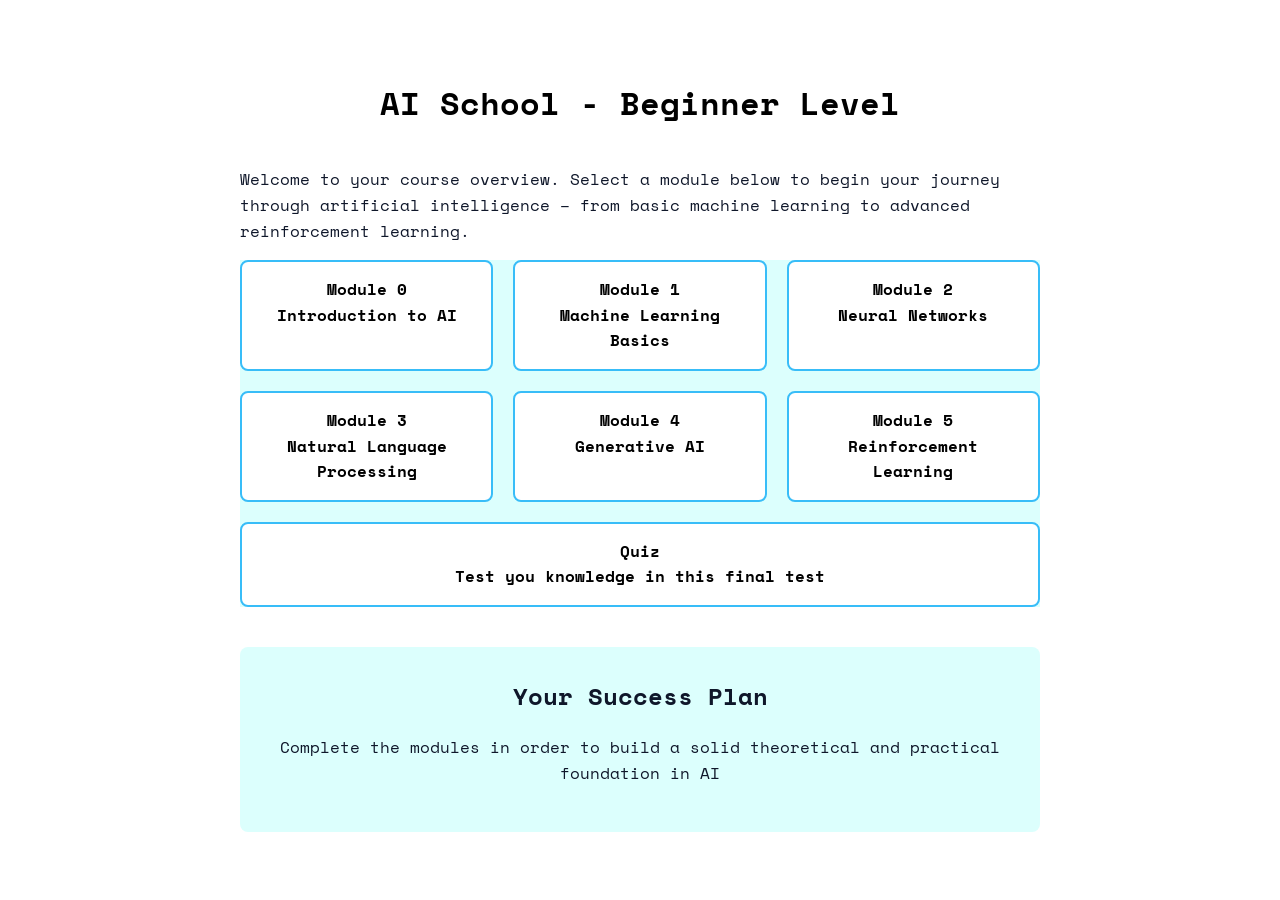
<file: index.html>
<!DOCTYPE html>
<html lang="en">
<head>
    <meta charset="UTF-8">
    <meta name="viewport" content="width=device-width, initial-scale=1.0">
    <title>AI School - Dashboard</title>
    <link rel="stylesheet" href="style.css">
    <link href="https://fonts.googleapis.com/css2?family=Space+Mono&display=swap" rel="stylesheet">
</head>
<body>
    <div class="top">
        <header class="title">
            <h1>AI School - Beginner Level</h1>
        </header>

        <div class="content-container">
            <p class="intro-text">
                Welcome to your course overview. Select a module below to begin your journey through artificial intelligence – from basic machine learning to advanced reinforcement learning.
            </p>

            <div class="classButtons">
                <a href="intro.html" class="siteButton">
                    <span>Module 0</span>
                    <br>Introduction to AI
                </a>
                <a href="MLearn.html" class="siteButton">
                    <span>Module 1</span>
                    <br>Machine Learning Basics
                </a>
                <a href="NNet.html" class="siteButton">
                    <span>Module 2</span>
                    <br>Neural Networks
                </a>
                <a href="NLan.html" class="siteButton">
                    <span>Module 3</span>
                    <br>Natural Language Processing
                </a>
                <a href="GAi.html" class="siteButton">
                    <span>Module 4</span>
                    <br>Generative AI
                </a>
                <a href="RLearn.html" class="siteButton">
                    <span>Module 5</span>
                    <br>Reinforcement Learning
                </a>
                <a href="Quiz.html" class="siteButton">
                    <span>Quiz</span>
                    <br>Test you knowledge in this final test
                </a>
            </div>

            <div class="objectives-section">
                <h2 class="sPlan">Your Success Plan</h2>
                <p class="sPlan">Complete the modules in order to build a solid theoretical and practical foundation in AI</p>
            </div>
        </div>
    </div>
</body>
</html>
</file>
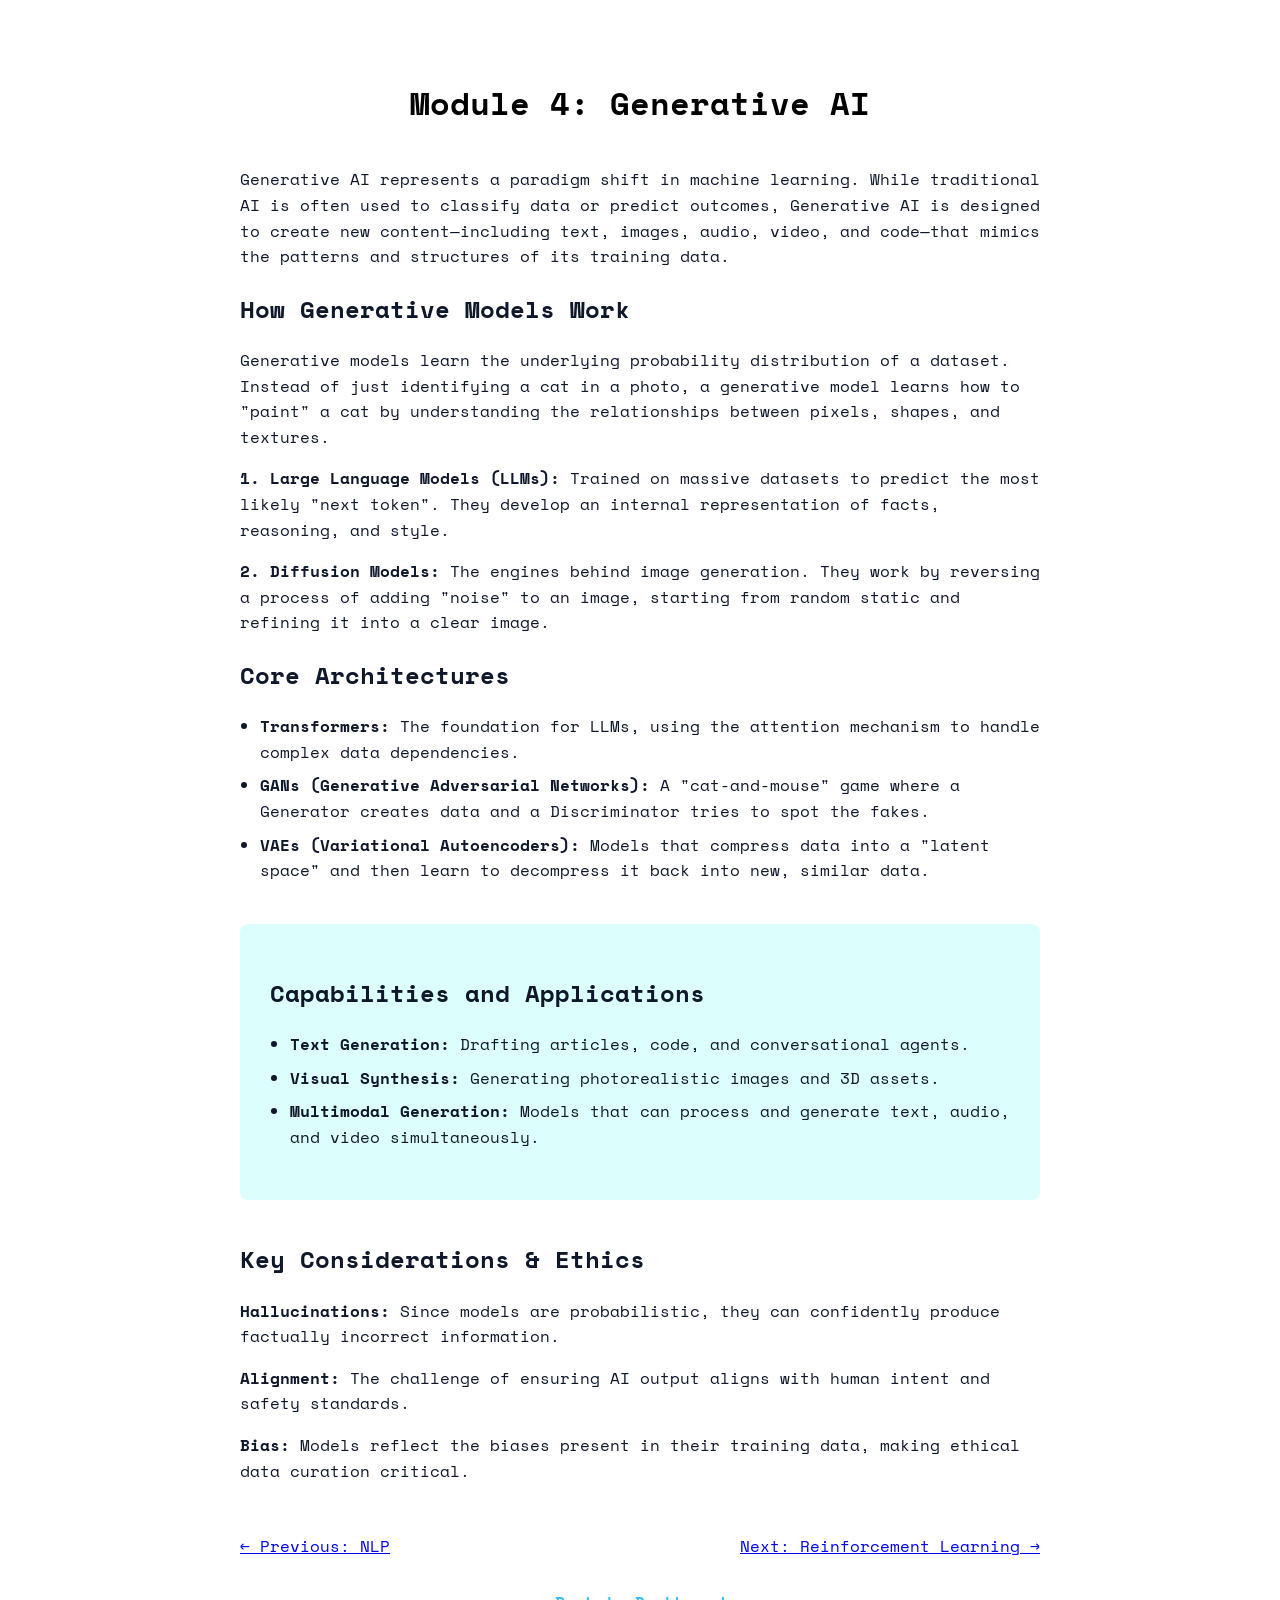
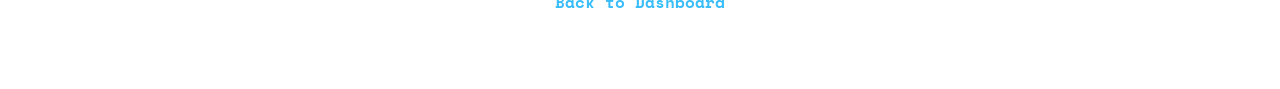
<file: GAi.html>
<!DOCTYPE html>
<html lang="en">
<head>
    <meta charset="UTF-8">
    <meta name="viewport" content="width=device-width, initial-scale=1.0">
    <title>AI School - Generative AI</title>
    <link rel="stylesheet" href="style.css">
    <link href="https://fonts.googleapis.com/css2?family=Space+Mono&display=swap" rel="stylesheet">
</head>
<body>
    <div class="top">
        <header class="title">
            <h1>Module 4: Generative AI</h1>
        </header>

        <div class="content-container">
            <p class="intro-text">
                Generative AI represents a paradigm shift in machine learning. While traditional AI is often used to classify data or predict outcomes, Generative AI is designed to create new content—including text, images, audio, video, and code—that mimics the patterns and structures of its training data.
            </p>

            <section class="module-card">
                <h2>How Generative Models Work</h2>
                <p>Generative models learn the underlying probability distribution of a dataset. Instead of just identifying a cat in a photo, a generative model learns how to "paint" a cat by understanding the relationships between pixels, shapes, and textures.</p>
                
                <div style="margin-top: 15px;">
                    <p><strong>1. Large Language Models (LLMs):</strong> Trained on massive datasets to predict the most likely "next token". They develop an internal representation of facts, reasoning, and style.</p>
                    <p><strong>2. Diffusion Models:</strong> The engines behind image generation. They work by reversing a process of adding "noise" to an image, starting from random static and refining it into a clear image.</p>
                </div>
            </section>

            <section class="module-card">
                <h2>Core Architectures</h2>
                <ul>
                    <li><strong>Transformers:</strong> The foundation for LLMs, using the attention mechanism to handle complex data dependencies.</li>
                    <li><strong>GANs (Generative Adversarial Networks):</strong> A "cat-and-mouse" game where a Generator creates data and a Discriminator tries to spot the fakes.</li>
                    <li><strong>VAEs (Variational Autoencoders):</strong> Models that compress data into a "latent space" and then learn to decompress it back into new, similar data.</li>
                </ul>
            </section>

            <div class="objectives-section">
                <h2>Capabilities and Applications</h2>
                <ul>
                    <li><strong>Text Generation:</strong> Drafting articles, code, and conversational agents.</li>
                    <li><strong>Visual Synthesis:</strong> Generating photorealistic images and 3D assets.</li>
                    <li><strong>Multimodal Generation:</strong> Models that can process and generate text, audio, and video simultaneously.</li>
                </ul>
            </div>

            <section class="module-card" style="margin-top: 40px;">
                <h2>Key Considerations & Ethics</h2>
                <p><strong>Hallucinations:</strong> Since models are probabilistic, they can confidently produce factually incorrect information.</p>
                <p><strong>Alignment:</strong> The challenge of ensuring AI output aligns with human intent and safety standards.</p>
                <p><strong>Bias:</strong> Models reflect the biases present in their training data, making ethical data curation critical.</p>
            </section>

            <div class="navigation-links">
                <a href="NLan.html" class="back-link">← Previous: NLP</a>
                <a href="RLearn.html" class="back-link">Next: Reinforcement Learning →</a>
            </div>

            <p style="text-align: center; margin-top: 30px;">
                <a href="index.html" style="color: #38bdf8; text-decoration: none; font-weight: bold;">Back to Dashboard</a>
            </p>
        </div>
    </div>
</body>
</html>
</file>
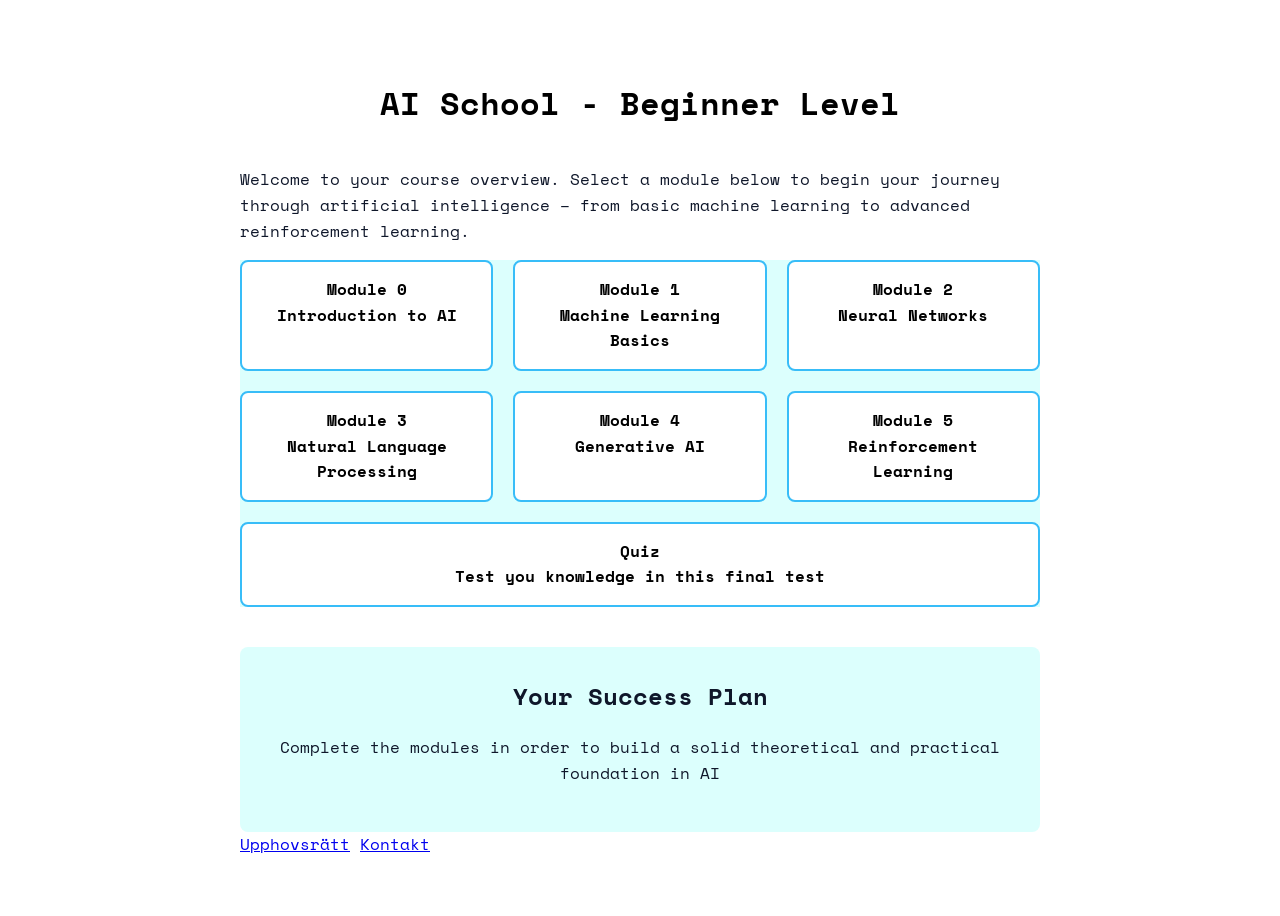
<file: Intro.html>
<!DOCTYPE html>
<html lang="en">
<head>
    <meta charset="UTF-8">
    <meta name="viewport" content="width=device-width, initial-scale=1.0">
    <title>AI School - Dashboard</title>
    <link rel="stylesheet" href="style.css">
    <link href="https://fonts.googleapis.com/css2?family=Space+Mono&display=swap" rel="stylesheet">
</head>
<body>
    <div class="top">
        <header class="title">
            <h1>AI School - Beginner Level</h1>
        </header>

        <div class="content-container">
            <p class="intro-text">
                Welcome to your course overview. Select a module below to begin your journey through artificial intelligence – from basic machine learning to advanced reinforcement learning.
            </p>

            <div class="classButtons">
                <a href="intro.html" class="siteButton">
                    <span>Module 0</span>
                    <br>Introduction to AI
                </a>
                <a href="MLearn.html" class="siteButton">
                    <span>Module 1</span>
                    <br>Machine Learning Basics
                </a>
                <a href="NNet.html" class="siteButton">
                    <span>Module 2</span>
                    <br>Neural Networks
                </a>
                <a href="NLan.html" class="siteButton">
                    <span>Module 3</span>
                    <br>Natural Language Processing
                </a>
                <a href="GAi.html" class="siteButton">
                    <span>Module 4</span>
                    <br>Generative AI
                </a>
                <a href="RLearn.html" class="siteButton">
                    <span>Module 5</span>
                    <br>Reinforcement Learning
                </a>
                <a href="Quiz.html" class="siteButton">
                    <span>Quiz</span>
                    <br>Test you knowledge in this final test
                </a>
            </div>

            <div class="objectives-section">
                <h2 class="sPlan">Your Success Plan</h2>
                <p class="sPlan">Complete the modules in order to build a solid theoretical and practical foundation in AI</p>
            </div>
            <footer class="site-footer">
              <div class="footer-links">
                <a href="copyright.html">Upphovsrätt</a>
                <a href="kontakt.html">Kontakt</a>
              </div>
            </footer>
        </div>
    </div>
</body>
</html>
</file>
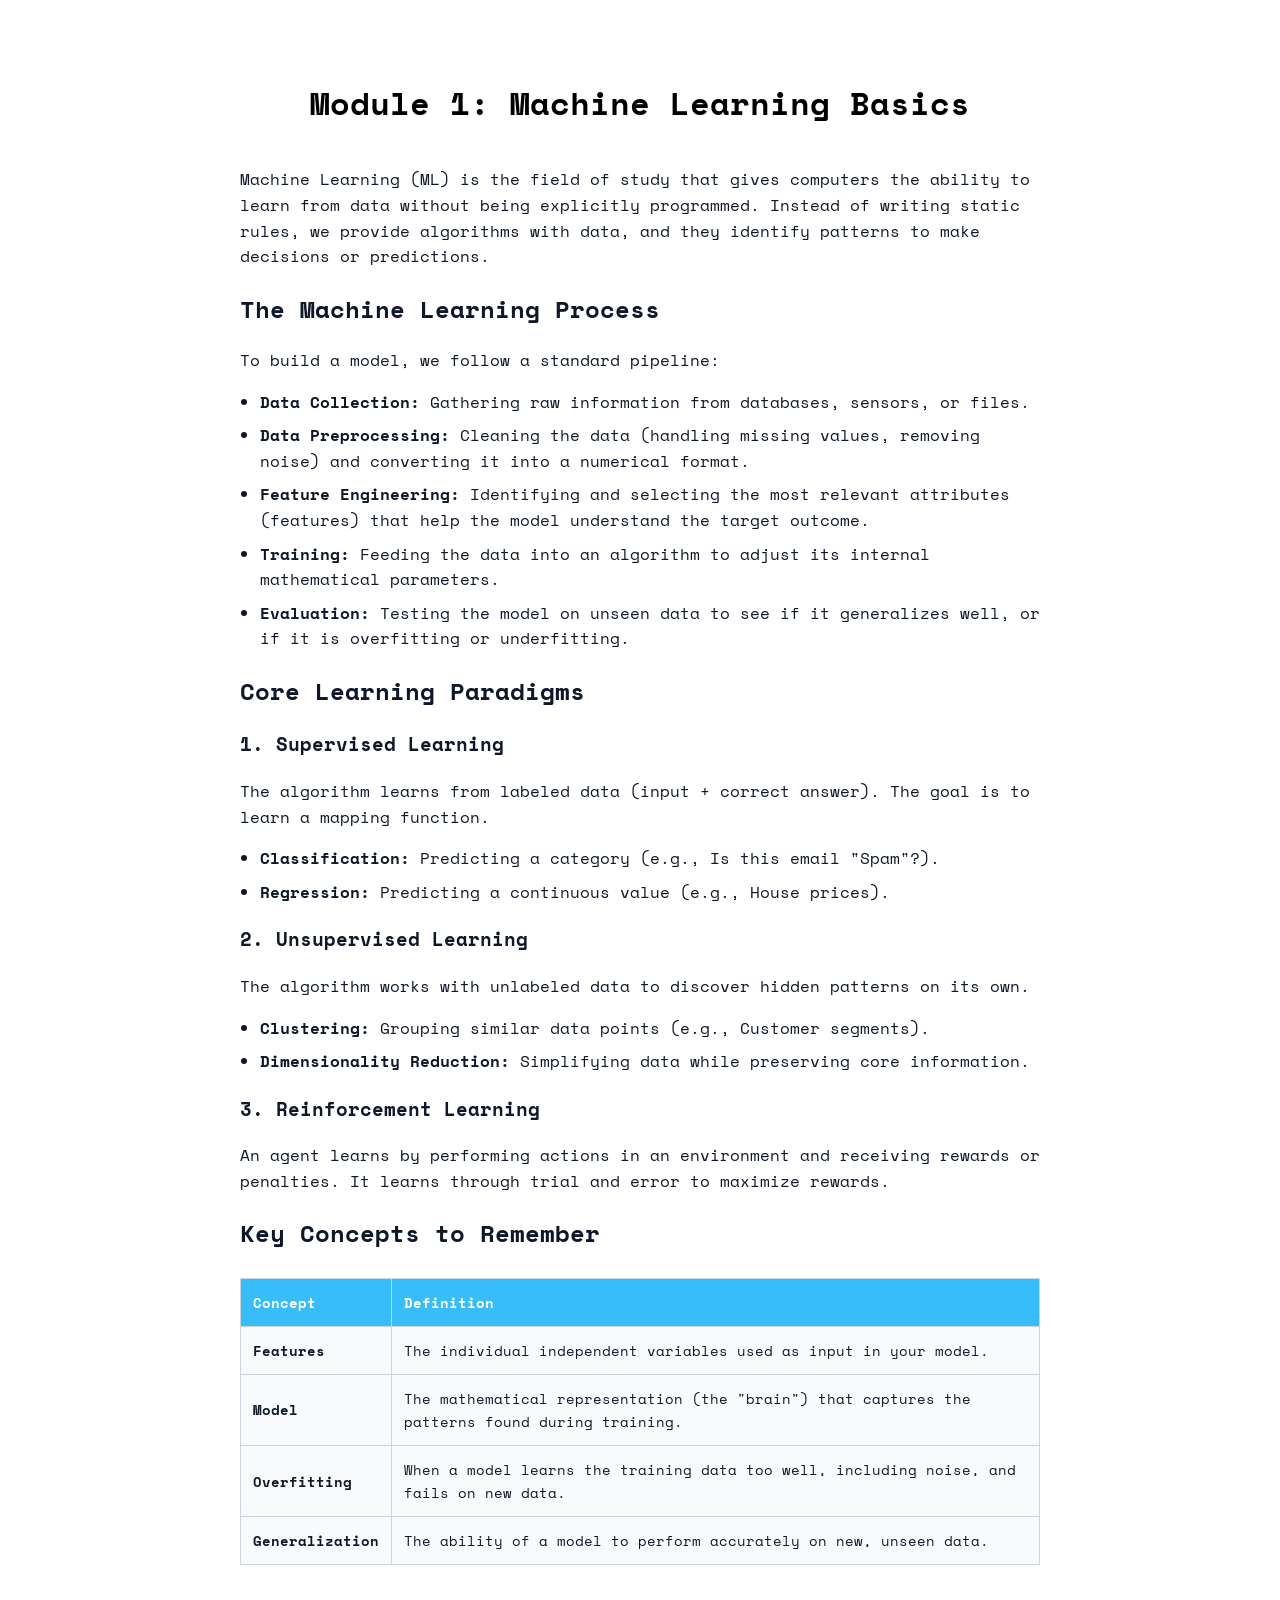
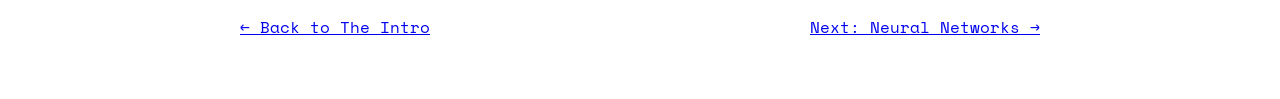
<file: MLearn.html>
<!DOCTYPE html>
<html lang="en">
<head>
    <meta charset="UTF-8">
    <meta name="viewport" content="width=device-width, initial-scale=1.0">
    <title>AI School - Machine Learning Basics</title>
    <link rel="stylesheet" href="style.css">
    <link href="https://fonts.googleapis.com/css2?family=Space+Mono&display=swap" rel="stylesheet">
</head>
<body>
    <div class="top">
        <header class="title">
            <h1>Module 1: Machine Learning Basics</h1>
        </header>

        <div class="content-container">
            <p class="intro-text">
                Machine Learning (ML) is the field of study that gives computers the ability to learn from data without being explicitly programmed. Instead of writing static rules, we provide algorithms with data, and they identify patterns to make decisions or predictions.
            </p>

            <section class="module-card">
                <h2>The Machine Learning Process</h2>
                <p>To build a model, we follow a standard pipeline:</p>
                <ul>
                    <li><strong>Data Collection:</strong> Gathering raw information from databases, sensors, or files.</li>
                    <li><strong>Data Preprocessing:</strong> Cleaning the data (handling missing values, removing noise) and converting it into a numerical format.</li>
                    <li><strong>Feature Engineering:</strong> Identifying and selecting the most relevant attributes (features) that help the model understand the target outcome.</li>
                    <li><strong>Training:</strong> Feeding the data into an algorithm to adjust its internal mathematical parameters.</li>
                    <li><strong>Evaluation:</strong> Testing the model on unseen data to see if it generalizes well, or if it is overfitting or underfitting.</li>
                </ul>
            </section>

            <h2>Core Learning Paradigms</h2>
            
            <div class="module-card">
                <h3>1. Supervised Learning</h3>
                <p>The algorithm learns from labeled data (input + correct answer). The goal is to learn a mapping function.</p>
                <ul>
                    <li><strong>Classification:</strong> Predicting a category (e.g., Is this email "Spam"?).</li>
                    <li><strong>Regression:</strong> Predicting a continuous value (e.g., House prices).</li>
                </ul>
            </div>

            <div class="module-card">
                <h3>2. Unsupervised Learning</h3>
                <p>The algorithm works with unlabeled data to discover hidden patterns on its own.</p>
                <ul>
                    <li><strong>Clustering:</strong> Grouping similar data points (e.g., Customer segments).</li>
                    <li><strong>Dimensionality Reduction:</strong> Simplifying data while preserving core information.</li>
                </ul>
            </div>

            <div class="module-card">
                <h3>3. Reinforcement Learning</h3>
                <p>An agent learns by performing actions in an environment and receiving rewards or penalties. It learns through trial and error to maximize rewards.</p>
            </div>

            <h2>Key Concepts to Remember</h2>
            <table>
                <thead>
                    <tr>
                        <th>Concept</th>
                        <th>Definition</th>
                    </tr>
                </thead>
                <tbody>
                    <tr>
                        <td><strong>Features</strong></td>
                        <td>The individual independent variables used as input in your model.</td>
                    </tr>
                    <tr>
                        <td><strong>Model</strong></td>
                        <td>The mathematical representation (the "brain") that captures the patterns found during training.</td>
                    </tr>
                    <tr>
                        <td><strong>Overfitting</strong></td>
                        <td>When a model learns the training data too well, including noise, and fails on new data.</td>
                    </tr>
                    <tr>
                        <td><strong>Generalization</strong></td>
                        <td>The ability of a model to perform accurately on new, unseen data.</td>
                    </tr>
                </tbody>
            </table>

            <div class="navigation-links">
                <a href="intro.html" class="back-link">← Back to The Intro</a>
                <a href="NNet.html" class="back-link">Next: Neural Networks →</a>
            </div>
        </div>
    </div>
</body>
</html>
</file>
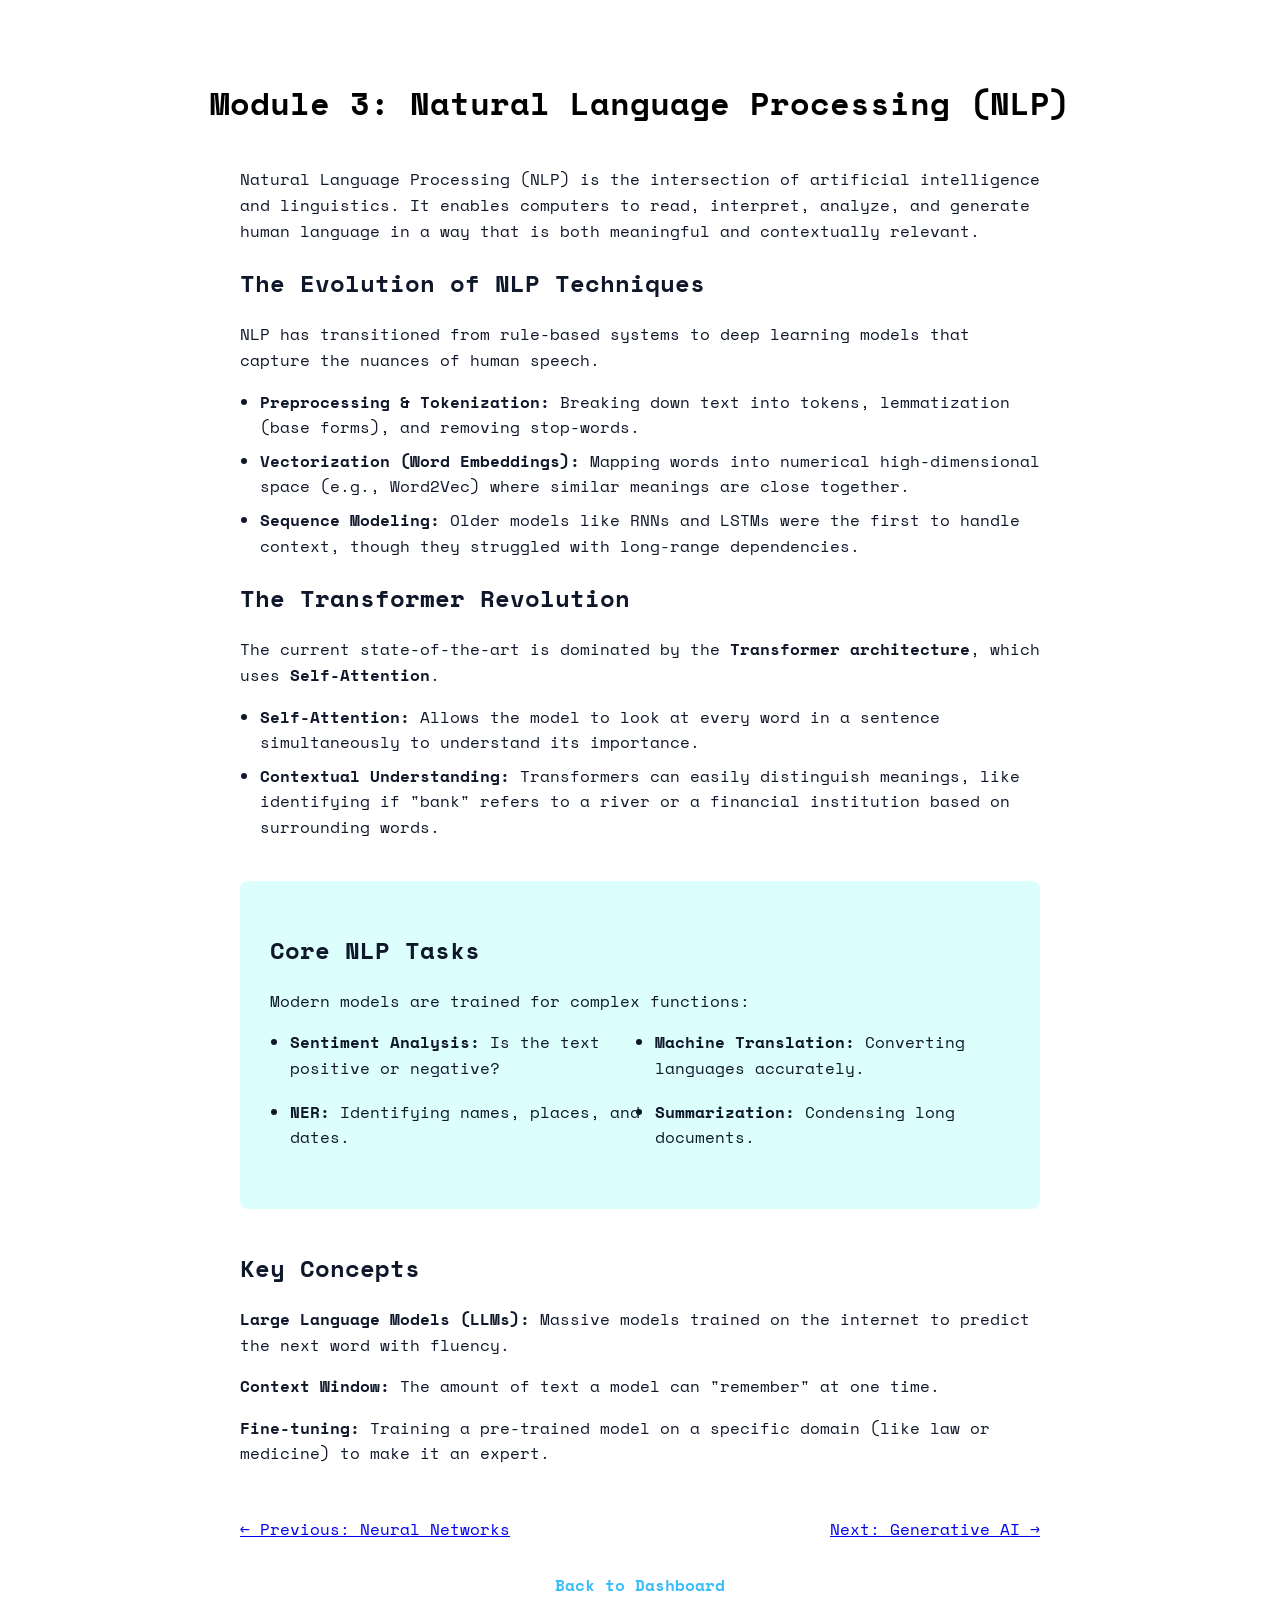
<file: NLan.html>
<!DOCTYPE html>
<html lang="en">
<head>
    <meta charset="UTF-8">
    <meta name="viewport" content="width=device-width, initial-scale=1.0">
    <title>AI School - Natural Language Processing</title>
    <link rel="stylesheet" href="style.css">
    <link href="https://fonts.googleapis.com/css2?family=Space+Mono&display=swap" rel="stylesheet">
</head>
<body>
    <div class="top">
        <header class="title">
            <h1>Module 3: Natural Language Processing (NLP)</h1>
        </header>

        <div class="content-container">
            <p class="intro-text">
                Natural Language Processing (NLP) is the intersection of artificial intelligence and linguistics. It enables computers to read, interpret, analyze, and generate human language in a way that is both meaningful and contextually relevant.
            </p>

            <section class="module-card">
                <h2>The Evolution of NLP Techniques</h2>
                <p>NLP has transitioned from rule-based systems to deep learning models that capture the nuances of human speech.</p>
                <ul>
                    <li><strong>Preprocessing & Tokenization:</strong> Breaking down text into tokens, lemmatization (base forms), and removing stop-words.</li>
                    <li><strong>Vectorization (Word Embeddings):</strong> Mapping words into numerical high-dimensional space (e.g., Word2Vec) where similar meanings are close together.</li>
                    <li><strong>Sequence Modeling:</strong> Older models like RNNs and LSTMs were the first to handle context, though they struggled with long-range dependencies.</li>
                </ul>
            </section>

            <section class="module-card">
                <h2>The Transformer Revolution</h2>
                <p>The current state-of-the-art is dominated by the <strong>Transformer architecture</strong>, which uses <strong>Self-Attention</strong>.</p>
                <ul>
                    <li><strong>Self-Attention:</strong> Allows the model to look at every word in a sentence simultaneously to understand its importance.</li>
                    <li><strong>Contextual Understanding:</strong> Transformers can easily distinguish meanings, like identifying if "bank" refers to a river or a financial institution based on surrounding words.</li>
                </ul>
            </section>

            <div class="objectives-section">
                <h2>Core NLP Tasks</h2>
                <p>Modern models are trained for complex functions:</p>
                <ul style="display: grid; grid-template-columns: 1fr 1fr; gap: 10px;">
                    <li><strong>Sentiment Analysis:</strong> Is the text positive or negative?</li>
                    <li><strong>Machine Translation:</strong> Converting languages accurately.</li>
                    <li><strong>NER:</strong> Identifying names, places, and dates.</li>
                    <li><strong>Summarization:</strong> Condensing long documents.</li>
                </ul>
            </div>

            <section class="module-card" style="margin-top: 40px;">
                <h2>Key Concepts</h2>
                <p><strong>Large Language Models (LLMs):</strong> Massive models trained on the internet to predict the next word with fluency.</p>
                <p><strong>Context Window:</strong> The amount of text a model can "remember" at one time.</p>
                <p><strong>Fine-tuning:</strong> Training a pre-trained model on a specific domain (like law or medicine) to make it an expert.</p>
            </section>

            <div class="navigation-links">
                <a href="NNet.html" class="back-link">← Previous: Neural Networks</a>
                <a href="GAi.html" class="back-link">Next: Generative AI →</a>
            </div>

            <p style="text-align: center; margin-top: 30px;">
                <a href="index.html" style="color: #38bdf8; text-decoration: none; font-weight: bold;">Back to Dashboard</a>
            </p>
        </div>
    </div>
</body>
</html>
</file>
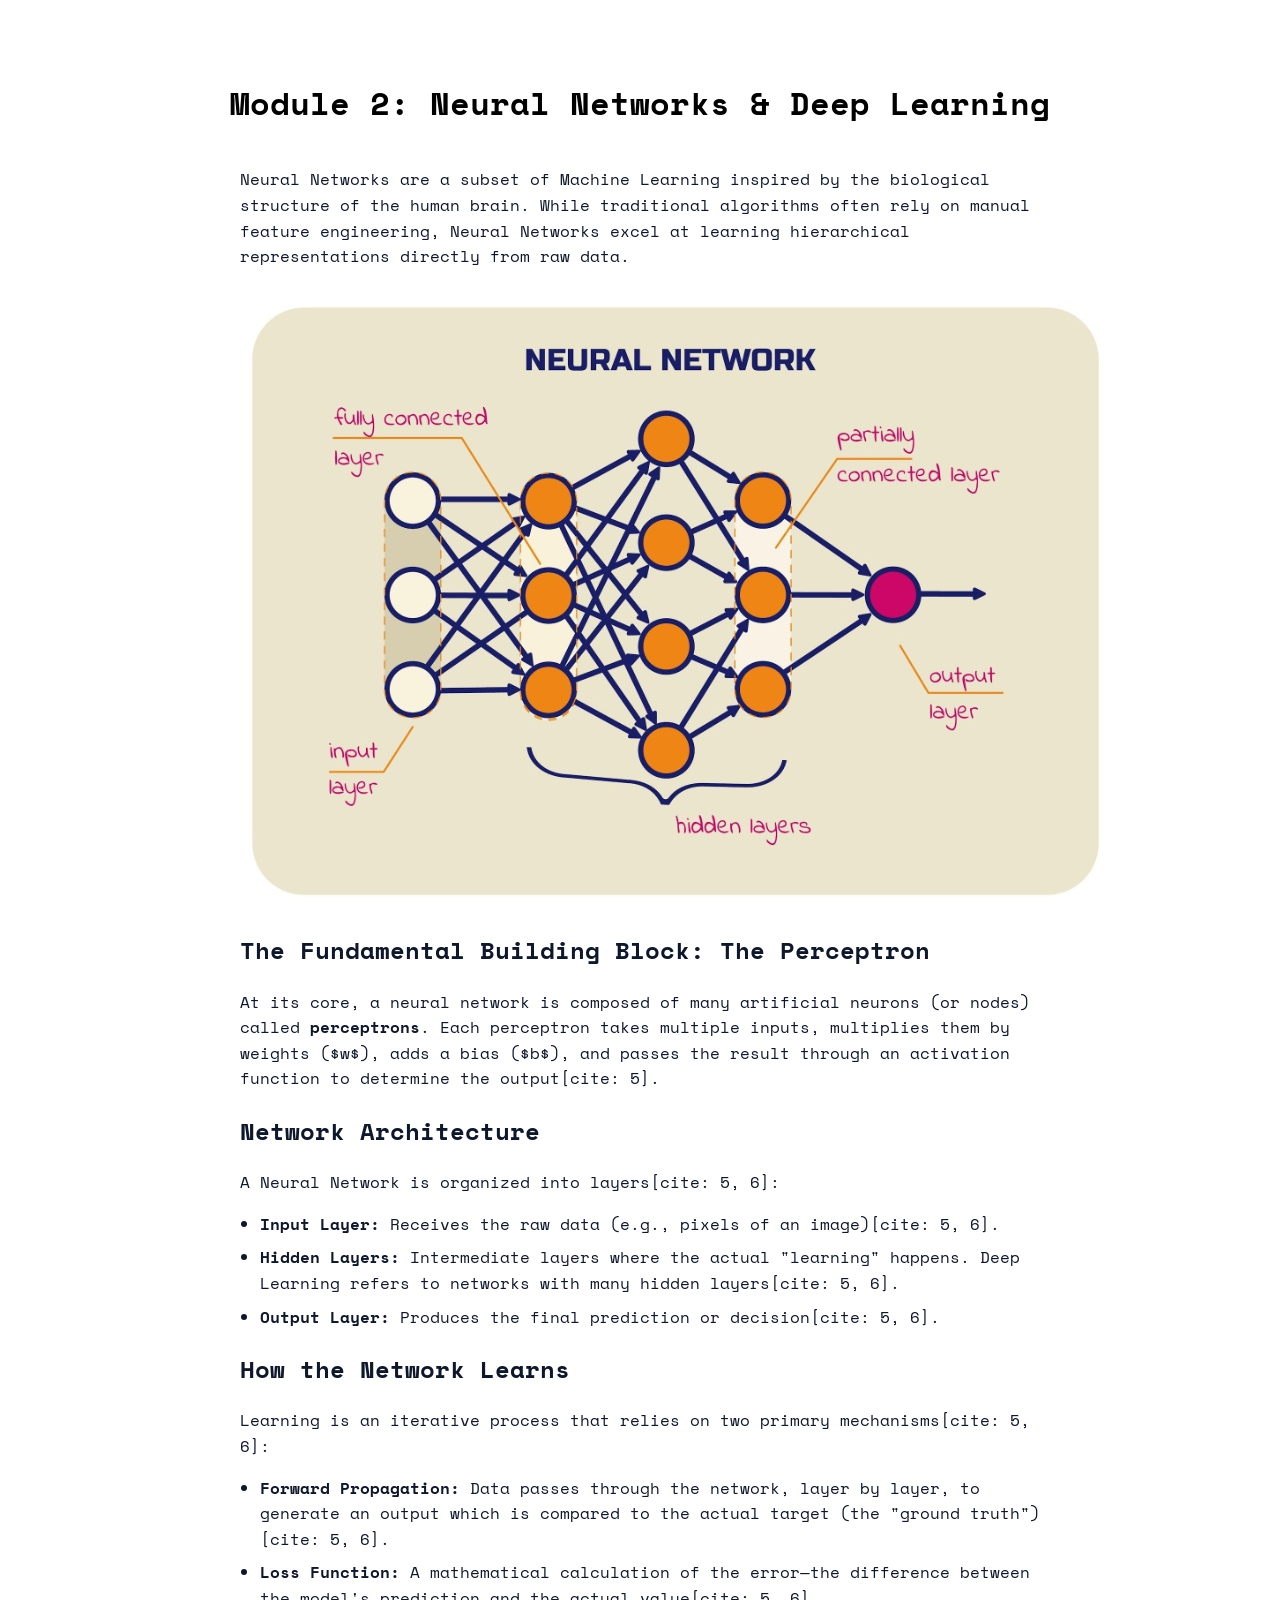
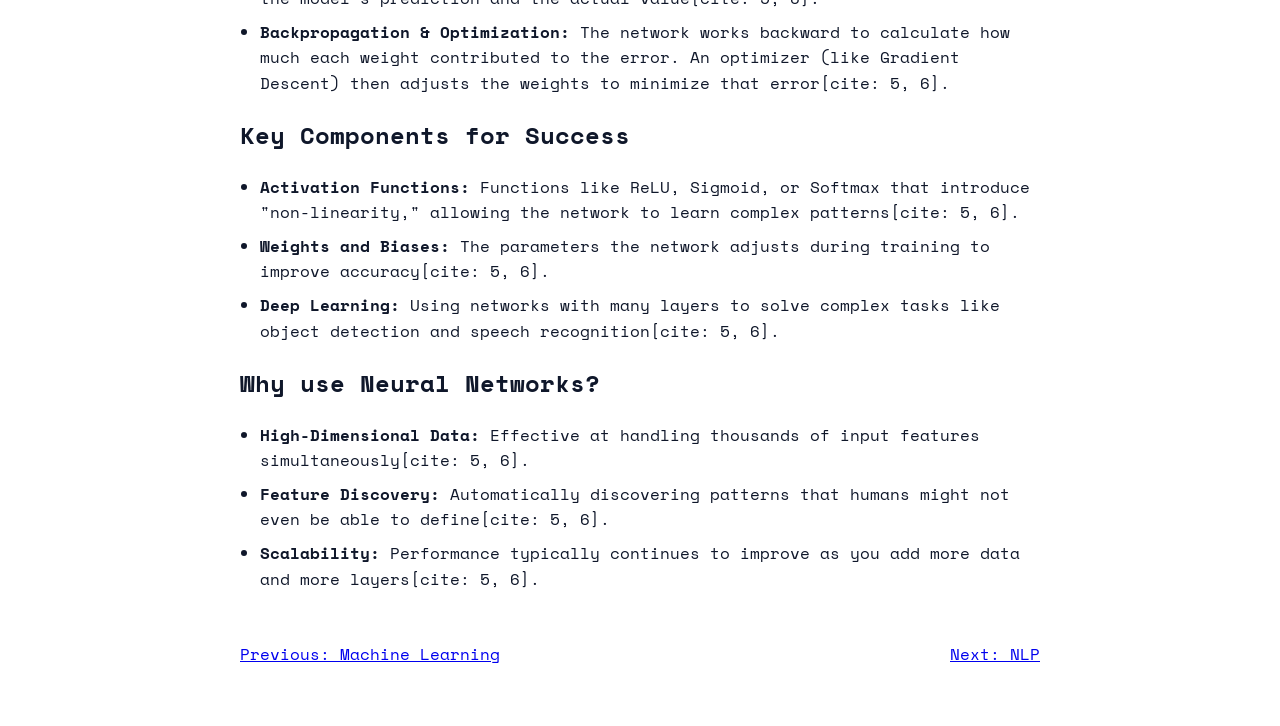
<file: NNet.html>
<!DOCTYPE html>
<html lang="en">
<head>
    <meta charset="UTF-8">
    <meta name="viewport" content="width=device-width, initial-scale=1.0">
    <title>AI School - Neural Networks & Deep Learning</title>
    <link rel="stylesheet" href="style.css">
    <link href="https://fonts.googleapis.com/css2?family=Space+Mono&display=swap" rel="stylesheet">
</head>
<body>
    <div class="top">
        <header class="title">
            <h1>Module 2: Neural Networks & Deep Learning</h1>
        </header>

        <div class="content-container">
            <p class="intro-text">
                Neural Networks are a subset of Machine Learning inspired by the biological structure of the human brain. While traditional algorithms often rely on manual feature engineering, Neural Networks excel at learning hierarchical representations directly from raw data.
            </p>

            <div class="aiFoto">
              <img src="bildai.jpg">
            </div>


            <section class="module-card">
                <h2>The Fundamental Building Block: The Perceptron</h2>
                <p>At its core, a neural network is composed of many artificial neurons (or nodes) called <strong>perceptrons</strong>. Each perceptron takes multiple inputs, multiplies them by weights ($w$), adds a bias ($b$), and passes the result through an activation function to determine the output[cite: 5].</p>
                
            </section>

            <section class="module-card">
                <h2>Network Architecture</h2>
                <p>A Neural Network is organized into layers[cite: 5, 6]:</p>
                <ul>
                    <li><strong>Input Layer:</strong> Receives the raw data (e.g., pixels of an image)[cite: 5, 6].</li>
                    <li><strong>Hidden Layers:</strong> Intermediate layers where the actual "learning" happens. Deep Learning refers to networks with many hidden layers[cite: 5, 6].</li>
                    <li><strong>Output Layer:</strong> Produces the final prediction or decision[cite: 5, 6].</li>
                </ul>
                
            </section>

            <section class="module-card">
                <h2>How the Network Learns</h2>
                <p>Learning is an iterative process that relies on two primary mechanisms[cite: 5, 6]:</p>
                <ul>
                    <li><strong>Forward Propagation:</strong> Data passes through the network, layer by layer, to generate an output which is compared to the actual target (the "ground truth")[cite: 5, 6].</li>
                    <li><strong>Loss Function:</strong> A mathematical calculation of the error—the difference between the model's prediction and the actual value[cite: 5, 6].</li>
                    <li><strong>Backpropagation & Optimization:</strong> The network works backward to calculate how much each weight contributed to the error. An optimizer (like Gradient Descent) then adjusts the weights to minimize that error[cite: 5, 6].</li>
                </ul>
            </section>

            <h2>Key Components for Success</h2>
            <div class="module-card">
                <ul>
                    <li><strong>Activation Functions:</strong> Functions like ReLU, Sigmoid, or Softmax that introduce "non-linearity," allowing the network to learn complex patterns[cite: 5, 6].</li>
                    <li><strong>Weights and Biases:</strong> The parameters the network adjusts during training to improve accuracy[cite: 5, 6].</li>
                    <li><strong>Deep Learning:</strong> Using networks with many layers to solve complex tasks like object detection and speech recognition[cite: 5, 6].</li>
                </ul>
            </div>

            <h2>Why use Neural Networks?</h2>
            <div class="module-card" style="border-left-color: #38bdf8;">
                <ul>
                    <li><strong>High-Dimensional Data:</strong> Effective at handling thousands of input features simultaneously[cite: 5, 6].</li>
                    <li><strong>Feature Discovery:</strong> Automatically discovering patterns that humans might not even be able to define[cite: 5, 6].</li>
                    <li><strong>Scalability:</strong> Performance typically continues to improve as you add more data and more layers[cite: 5, 6].</li>
                </ul>
            </div>

            <div class="navigation-links">
                <a href="MLearn.html" class="back-link">Previous: Machine Learning</a>
                <a href="NLan.html" class="back-link">Next: NLP</a>
            </div>
        </div>
    </div>
</body>
</html>
</file>
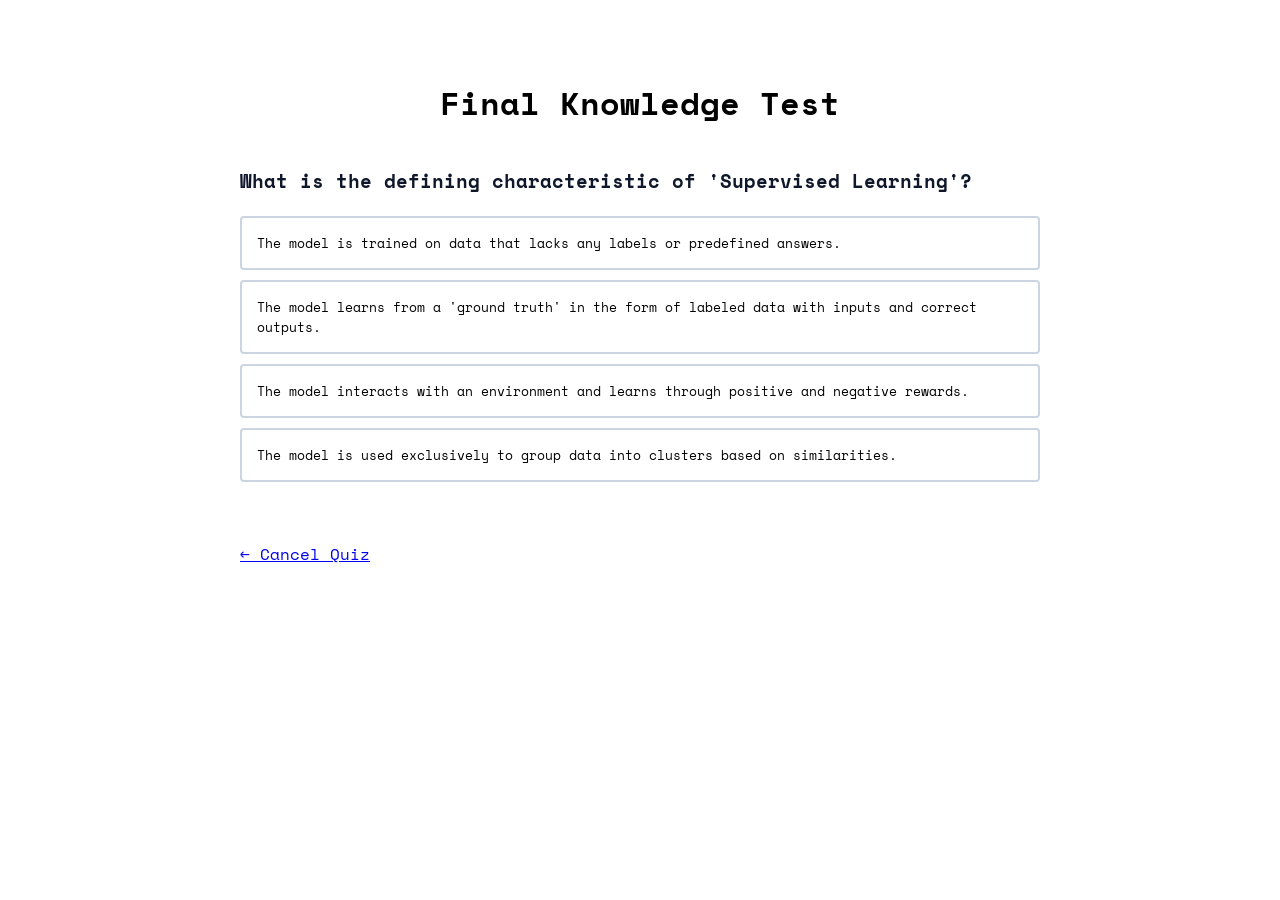
<file: Quiz.html>
<!DOCTYPE html>
<html lang="en">
<head>
    <meta charset="UTF-8">
    <meta name="viewport" content="width=device-width, initial-scale=1.0">
    <title>AI School - Final Quiz</title>
    <link rel="stylesheet" href="style.css">
    <link href="https://fonts.googleapis.com/css2?family=Space+Mono&display=swap" rel="stylesheet">
</head>
<body>
    <div class="top">
        <header class="title">
            <h1>Final Knowledge Test</h1>
        </header>

        <div class="content-container">
            <div id="quiz-container" class="module-card">
                <div id="question-area"></div>
                <div id="options-area"></div>
                <div class="quiz-controls">
                    <button id="next-btn" class="quiz-button" style="display: none;">Next Question</button>
                    <button id="submit-btn" class="quiz-button" style="display: none;">See Results</button>
                </div>
            </div>

            <div id="result-area" class="objectives-section" style="display: none;">
                <h2 id="score-text"></h2>
                <p id="feedback-text"></p>
                <a href="index.html" class="back-link">Return to Dashboard</a>
            </div>

            <div class="navigation-links">
                <a href="index.html" class="back-link">← Cancel Quiz</a>
            </div>
        </div>
    </div>
    <script src="quiz.js"></script>
</body>
</html>
</file>
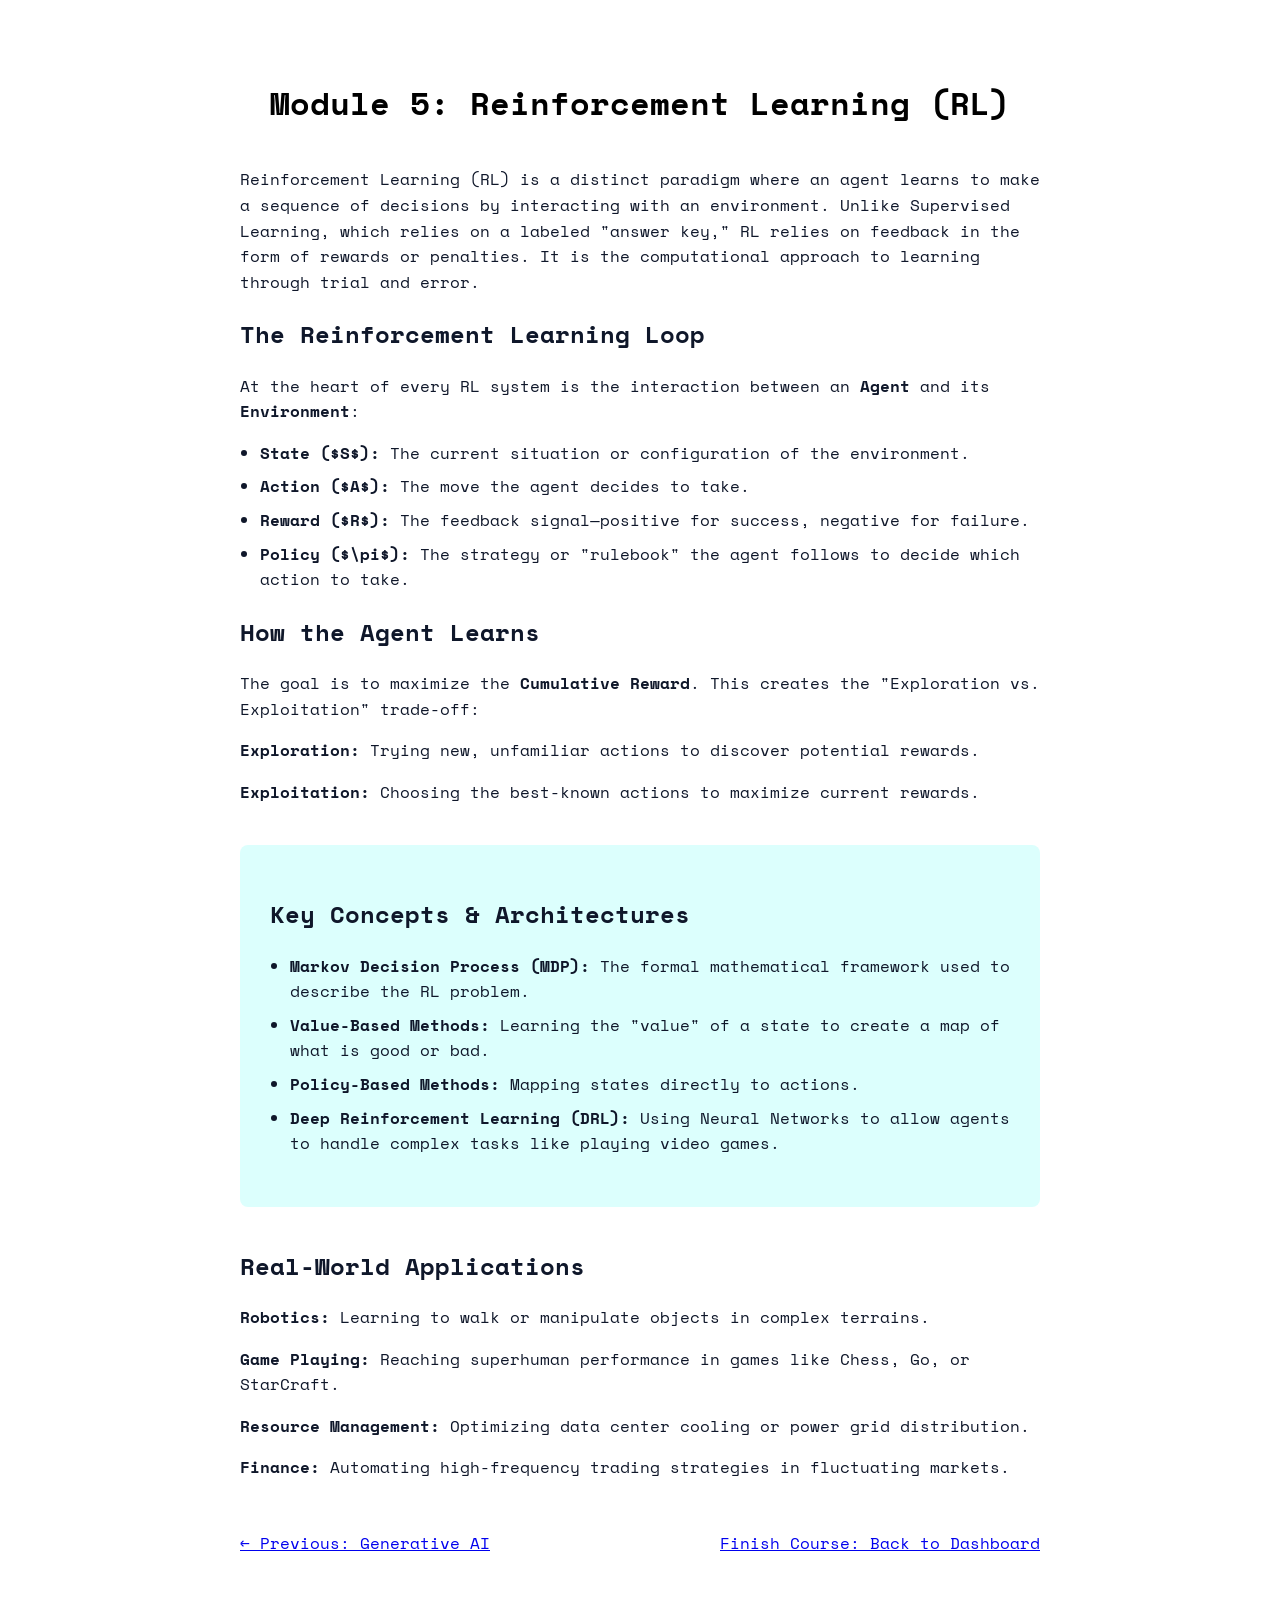
<file: RLearn.html>
<!DOCTYPE html>
<html lang="en">
<head>
    <meta charset="UTF-8">
    <meta name="viewport" content="width=device-width, initial-scale=1.0">
    <title>AI School - Reinforcement Learning</title>
    <link rel="stylesheet" href="style.css">
    <link href="https://fonts.googleapis.com/css2?family=Space+Mono&display=swap" rel="stylesheet">
</head>
<body>
    <div class="top">
        <header class="title">
            <h1>Module 5: Reinforcement Learning (RL)</h1>
        </header>

        <div class="content-container">
            <p class="intro-text">
                Reinforcement Learning (RL) is a distinct paradigm where an agent learns to make a sequence of decisions by interacting with an environment. Unlike Supervised Learning, which relies on a labeled "answer key," RL relies on feedback in the form of rewards or penalties. It is the computational approach to learning through trial and error.
            </p>

            <section class="module-card">
                <h2>The Reinforcement Learning Loop</h2>
                <p>At the heart of every RL system is the interaction between an <strong>Agent</strong> and its <strong>Environment</strong>:</p>
                <ul>
                    <li><strong>State ($S$):</strong> The current situation or configuration of the environment.</li>
                    <li><strong>Action ($A$):</strong> The move the agent decides to take.</li>
                    <li><strong>Reward ($R$):</strong> The feedback signal—positive for success, negative for failure.</li>
                    <li><strong>Policy ($\pi$):</strong> The strategy or "rulebook" the agent follows to decide which action to take.</li>
                </ul>
            </section>

            <section class="module-card">
                <h2>How the Agent Learns</h2>
                <p>The goal is to maximize the <strong>Cumulative Reward</strong>. This creates the "Exploration vs. Exploitation" trade-off:</p>
                <div style="margin-top: 10px;">
                    <p><strong>Exploration:</strong> Trying new, unfamiliar actions to discover potential rewards.</p>
                    <p><strong>Exploitation:</strong> Choosing the best-known actions to maximize current rewards.</p>
                </div>
            </section>

            <div class="objectives-section">
                <h2>Key Concepts & Architectures</h2>
                <ul>
                    <li><strong>Markov Decision Process (MDP):</strong> The formal mathematical framework used to describe the RL problem.</li>
                    <li><strong>Value-Based Methods:</strong> Learning the "value" of a state to create a map of what is good or bad.</li>
                    <li><strong>Policy-Based Methods:</strong> Mapping states directly to actions.</li>
                    <li><strong>Deep Reinforcement Learning (DRL):</strong> Using Neural Networks to allow agents to handle complex tasks like playing video games.</li>
                </ul>
            </div>

            <section class="module-card" style="margin-top: 40px;">
                <h2>Real-World Applications</h2>
                <p><strong>Robotics:</strong> Learning to walk or manipulate objects in complex terrains.</p>
                <p><strong>Game Playing:</strong> Reaching superhuman performance in games like Chess, Go, or StarCraft.</p>
                <p><strong>Resource Management:</strong> Optimizing data center cooling or power grid distribution.</p>
                <p><strong>Finance:</strong> Automating high-frequency trading strategies in fluctuating markets.</p>
            </section>

            <div class="navigation-links">
                <a href="GAi.html" class="back-link">← Previous: Generative AI</a>
                <a href="Quiz.html" class="back-link">Finish Course: Back to Dashboard</a>
            </div>
        </div>
    </div>
</body>
</html>
</file>
<file: style.css>
* {
    font-family: "Space Mono", monospace;
    box-sizing: border-box;
}

body {
    background-color: white;
    display: flex;
    flex-direction: column;
    align-items: center;
    padding: 50px;
}

.title h1 {
    text-align: center;
    margin-bottom: 40px;
    color: black;
}

.classButtons {
    display: flex;
    flex-wrap: wrap; 
    justify-content: center;
    gap: 20px; 
    max-width: 1000px; 
    background-color: #DCFFFD;
}

.siteButton {
    text-decoration: none;
    background-color: white;
    color: black;
    border: 2px solid #38bdf8;
    padding: 15px 25px;
    border-radius: 8px;
    font-weight: bold;
    transition: all 0.3s ease;
    text-align: center;
    flex: 1 1 calc(33.333% - 40px); 
    min-width: 250px; 
}

.siteButton:hover {
    background-color: #38bdf8;
    color: #0f172a;
    box-shadow: 0 0 20px rgba(56, 189, 248, 0.5);
    transform: translateY(-3px);
}

.introTitle {
    padding-top: 15%;
}

/* Intro-sidan (inte bara längre) */

.content-container {
    max-width: 800px;
    margin: 0 auto;
    color: #0f172a;
    line-height: 1.6;
}

.introText {
    font-size: 1.1rem;
    margin-bottom: 40px;
    text-align: center;
}

.moduleCard {
    background-color: #f8fafc;
    border-left: 5px solid #38bdf8;
    padding: 20px;
    margin-bottom: 20px;
    border-radius: 4px;
}

.moduleCard h3 {
    margin-top: 0;
    color: #38bdf8;
}

.objectives-section {
    background-color: #DCFFFD;
    padding: 30px;
    border-radius: 8px;
    margin-top: 40px;
}

.endText {
    margin-top: 30px;
    font-style: italic;
    text-align: center;
}

.backLink {
    display: block;
    text-align: center;
    color: #38bdf8;
    text-decoration: none;
    font-weight: bold;
    margin-top: 50px;
}

.nextLink {
    display: block;
    text-align: center;
    color: #38bdf8;
    text-decoration: none;
    font-weight: bold;
    margin-top: 15px;
}

/* MLearn */
.content-container ul {
    margin-bottom: 20px;
    padding-left: 20px;
}

.content-container li {
    margin-bottom: 8px;
}

table {
    width: 100%;
    border-collapse: collapse;
    margin: 25px 0;
    background-color: #f8fafc;
    font-size: 0.9rem;
}

th, td {
    padding: 12px;
    border: 1px solid #cbd5e1;
    text-align: left;
}

th {
    background-color: #38bdf8;
    color: white;
}

.navigation-links {
    display: flex;
    justify-content: space-between;
    margin-top: 50px;
    width: 100%;
}

.content-container ul {
    margin-bottom: 20px;
    padding-left: 20px;
}

.content-container li {
    margin-bottom: 8px;
}

.navigation-links {
    display: flex;
    justify-content: space-between;
    margin-top: 50px;
    width: 100%;
}

.navigation-links .back-link {
    margin-top: 0;
}

.sPlan {
    text-align: center;
    margin-top: 0;
}

/* Quiz */
.option-btn {
    display: block;
    width: 100%;
    background: white;
    border: 2px solid #cbd5e1;
    padding: 15px;
    margin-bottom: 10px;
    text-align: left;
    cursor: pointer;
    border-radius: 4px;
    transition: all 0.2s;
}

.option-btn:hover {
    background-color: #f1f5f9;
    border-color: #38bdf8;
}

.option-btn.selected {
    background-color: #38bdf8;
    color: white;
    border-color: #0f172a;
}

.quiz-button {
    background-color: #0f172a;
    color: white;
    padding: 10px 20px;
    border: none;
    border-radius: 4px;
    cursor: pointer;
    font-weight: bold;
    margin-top: 20px;
}

.quiz-button:hover {
    background-color: #38bdf8;
}

.quiz-controls {
    display: flex;
    justify-content: flex-end;
}
</file>
